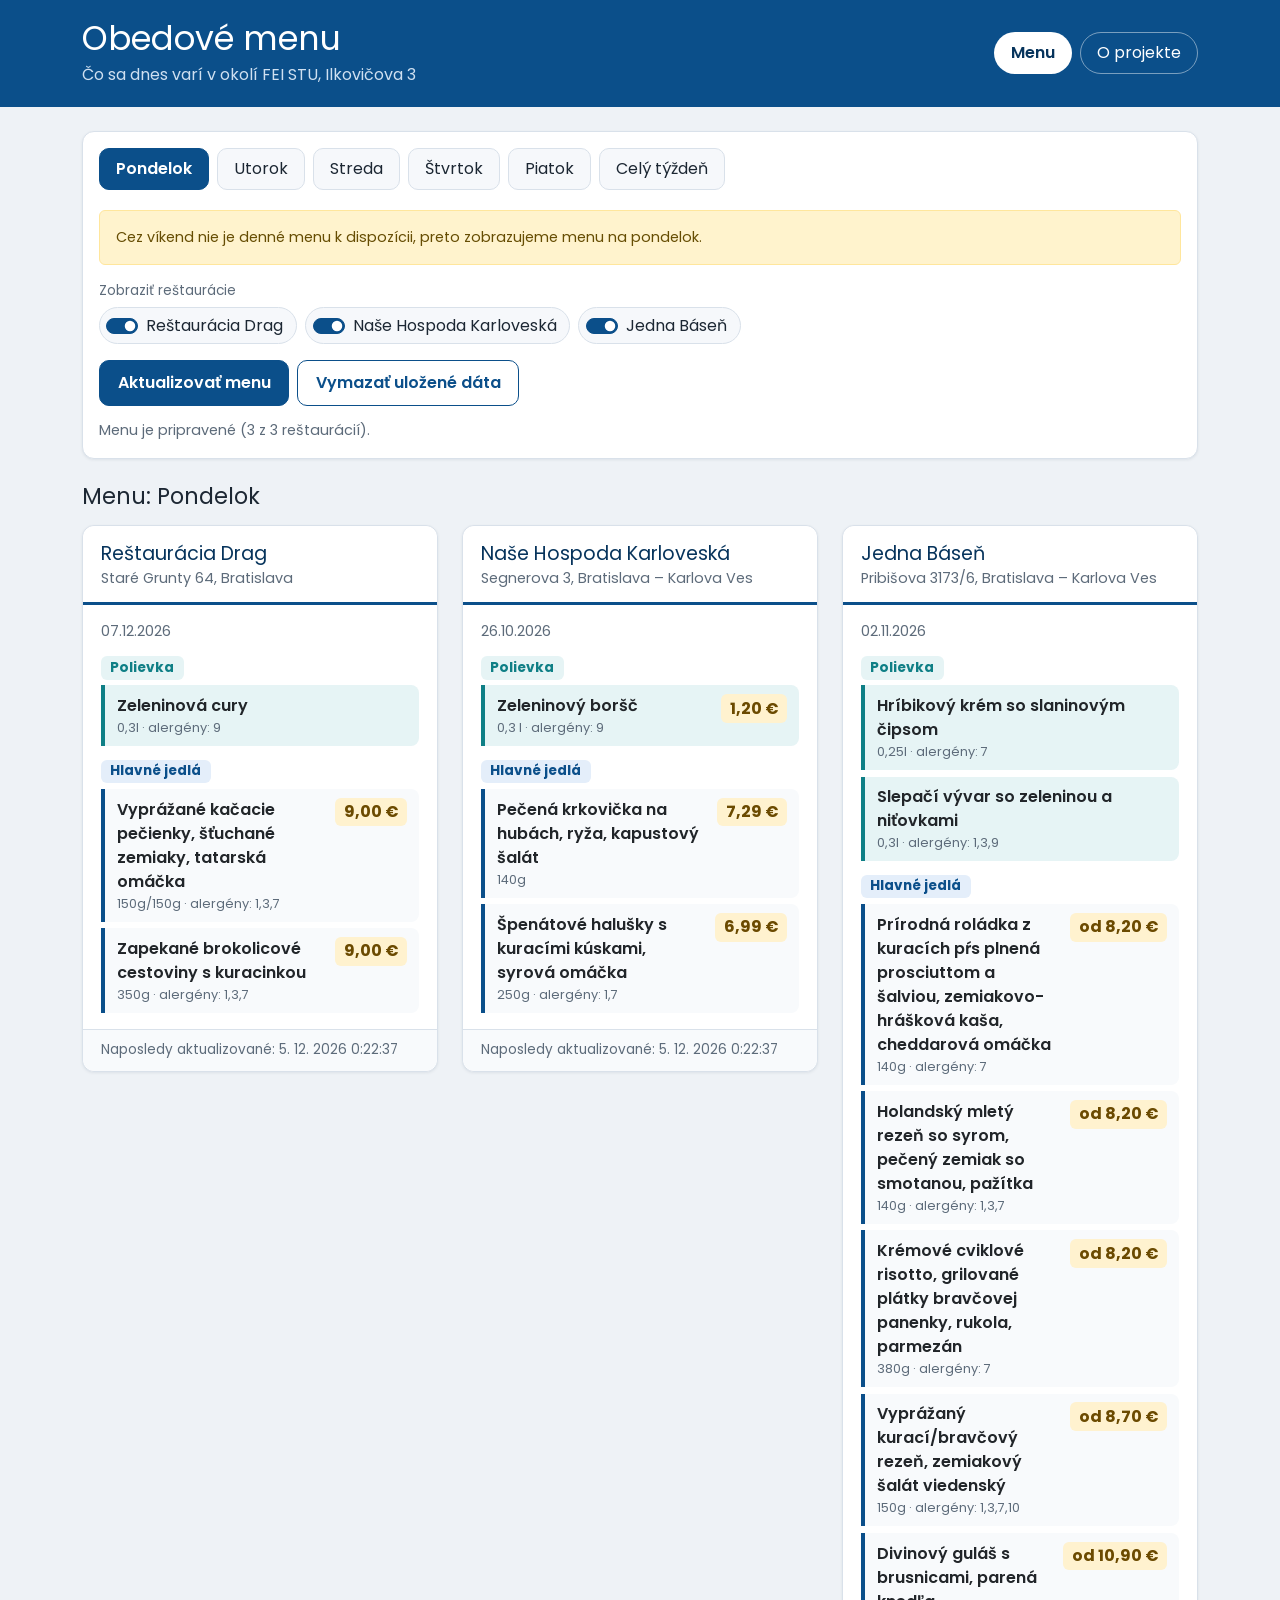
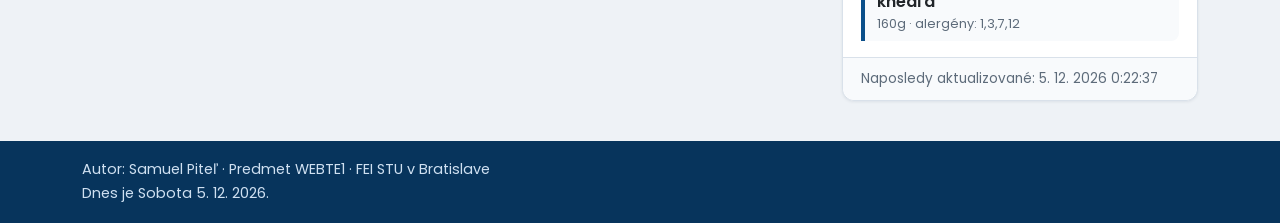
<file: index.html>
<!DOCTYPE html>
<html lang="sk">
<head>
  <meta charset="UTF-8">
  <meta name="viewport" content="width=device-width, initial-scale=1">
  <meta name="author" content="Samuel Piteľ">
  <meta name="description" content="Denné menu reštaurácií v okolí FEI STU v Bratislave, prehľadne podľa dní v týždni.">
  <title>Obedové menu</title>
  <link rel="icon" href="favicon.svg" type="image/svg+xml">
  <link rel="stylesheet" href="css/vendor/bootstrap.min.css">
  <link rel="stylesheet" href="css/fonts.css">
  <link rel="stylesheet" href="css/styles.css">
  <script src="js/vendor/jquery.min.js" defer></script>
  <script src="js/parsers.js" defer></script>
  <script src="js/script.js" defer></script>
</head>
<body>
  <header class="site-header">
    <div class="container header-inner">
      <div class="brand">
        <h1>Obedové menu</h1>
        <p>Čo sa dnes varí v okolí FEI STU, Ilkovičova 3</p>
      </div>
      <nav aria-label="Hlavná navigácia">
        <ul class="main-nav">
          <li><a href="index.html" aria-current="page">Menu</a></li>
          <li><a href="o-projekte.html">O projekte</a></li>
        </ul>
      </nav>
    </div>
  </header>

  <main class="container">
    <section class="toolbar" aria-labelledby="toolbar-title">
      <h2 id="toolbar-title" class="visually-hidden">Výber dňa a nastavenia</h2>

      <nav aria-label="Dni v týždni">
        <ul id="day-nav" class="nav nav-pills day-tabs"></ul>
      </nav>

      <p id="weekend-note" class="alert alert-warning mt-3 mb-0" role="note" hidden>
        Cez víkend nie je denné menu k dispozícii, preto zobrazujeme menu na pondelok.
      </p>

      <div class="toolbar-row">
        <fieldset class="filters">
          <legend>Zobraziť reštaurácie</legend>
          <div id="filters" class="filter-list"></div>
        </fieldset>

        <div class="actions">
          <button type="button" id="refresh" class="btn btn-primary">Aktualizovať menu</button>
          <button type="button" id="clear" class="btn btn-outline-primary">Vymazať uložené dáta</button>
        </div>
      </div>

      <p id="status" class="status" role="status" aria-live="polite"></p>
    </section>

    <section aria-labelledby="menu-title">
      <h2 id="menu-title" class="section-title">Menu: <span id="selected-day-label"></span></h2>
      <div id="cards" class="row g-4 align-items-start" aria-busy="true"></div>
    </section>
  </main>

  <footer class="site-footer">
    <div class="container">
      <p>Autor: Samuel Piteľ · Predmet WEBTE1 · FEI STU v Bratislave</p>
      <p>Dnes je <span id="today-label"></span>.</p>
    </div>
  </footer>

</body>
</html>
</file>
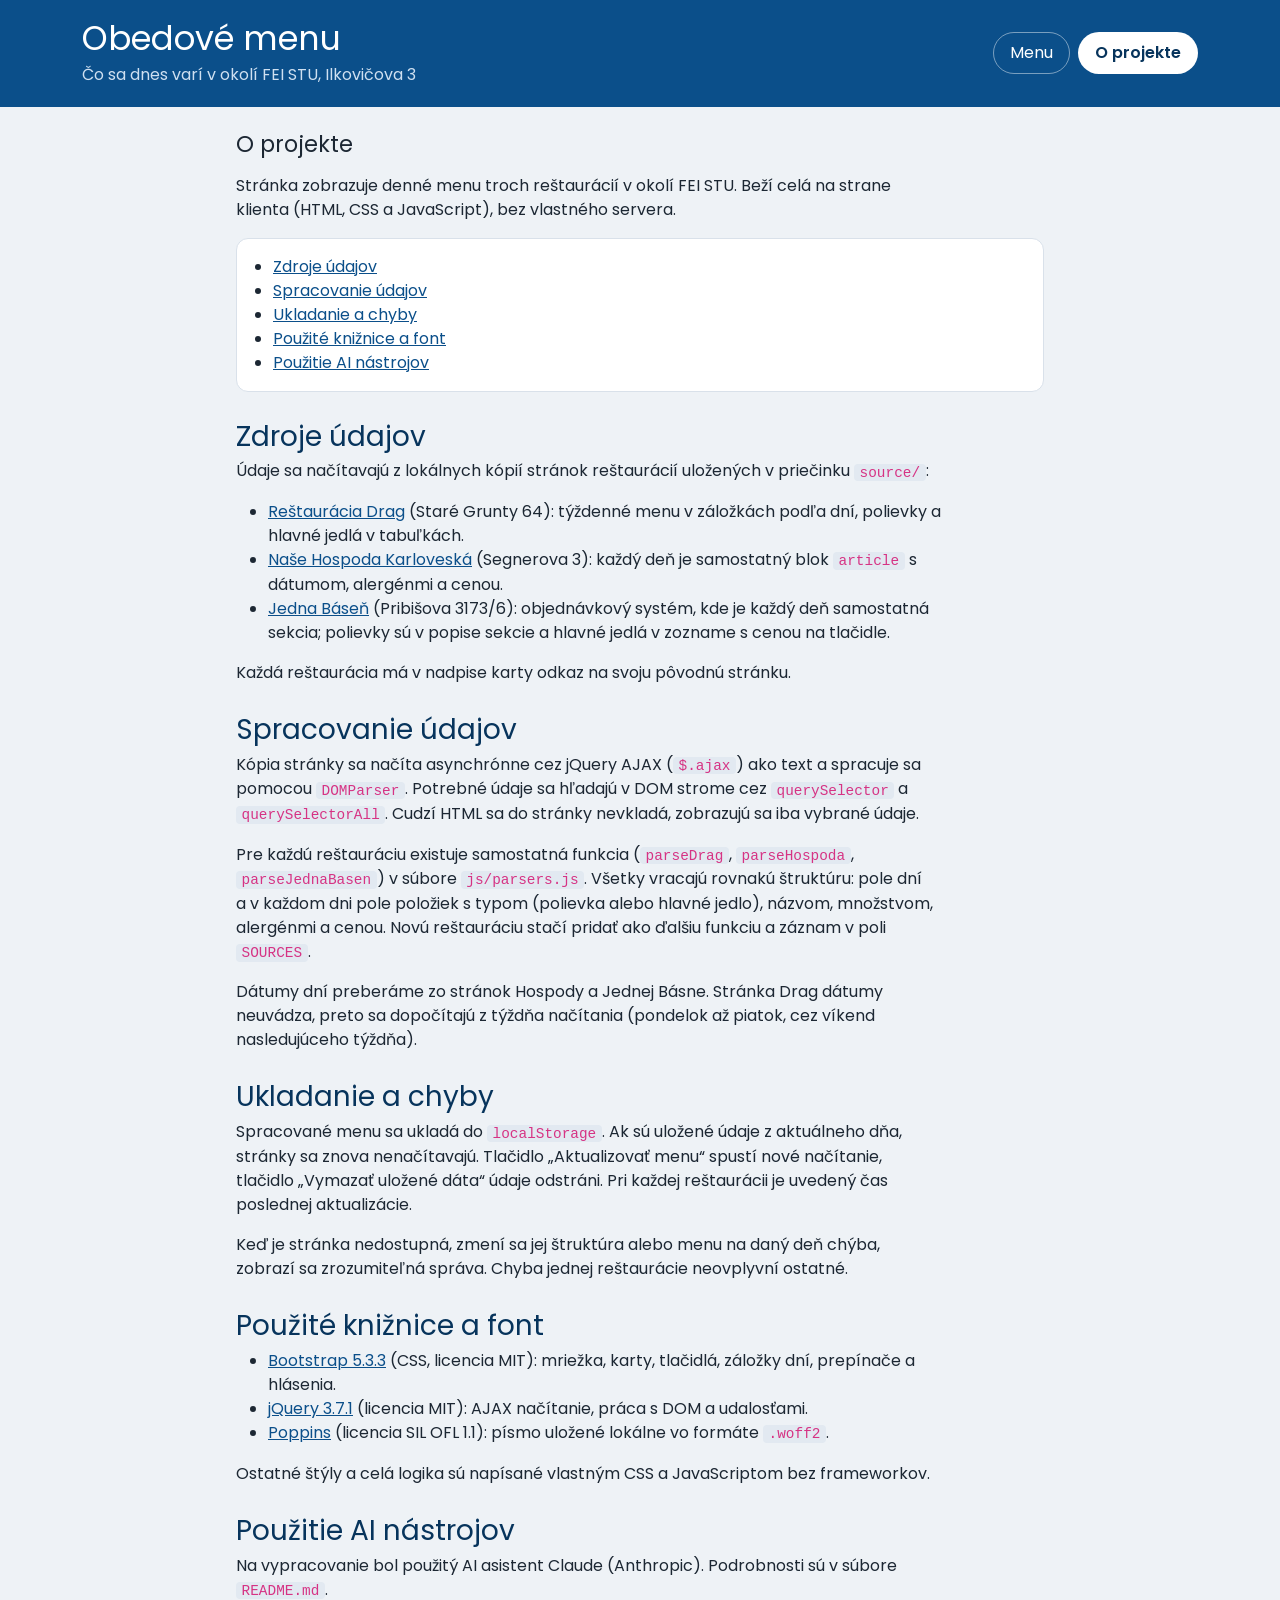
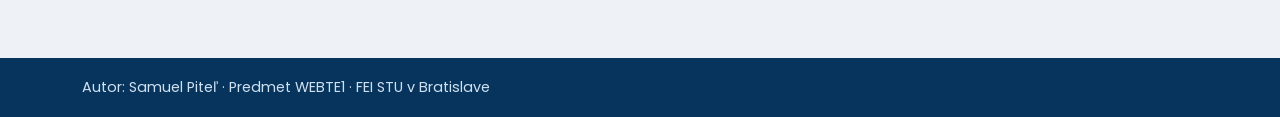
<file: o-projekte.html>
<!DOCTYPE html>
<html lang="sk">
<head>
  <meta charset="UTF-8">
  <meta name="viewport" content="width=device-width, initial-scale=1">
  <meta name="author" content="Samuel Piteľ">
  <meta name="description" content="Popis projektu Obedové menu: zdroje dát, spracovanie a použité technológie.">
  <title>O projekte | Obedové menu</title>
  <link rel="icon" href="favicon.svg" type="image/svg+xml">
  <link rel="stylesheet" href="css/vendor/bootstrap.min.css">
  <link rel="stylesheet" href="css/fonts.css">
  <link rel="stylesheet" href="css/styles.css">
</head>
<body>
  <header class="site-header">
    <div class="container header-inner">
      <div class="brand">
        <h1>Obedové menu</h1>
        <p>Čo sa dnes varí v okolí FEI STU, Ilkovičova 3</p>
      </div>
      <nav aria-label="Hlavná navigácia">
        <ul class="main-nav">
          <li><a href="index.html">Menu</a></li>
          <li><a href="o-projekte.html" aria-current="page">O projekte</a></li>
        </ul>
      </nav>
    </div>
  </header>

  <main class="container prose">
    <h2 class="section-title">O projekte</h2>

    <p>
      Stránka zobrazuje denné menu troch reštaurácií v okolí FEI STU. Beží celá na strane klienta
      (HTML, CSS a JavaScript), bez vlastného servera.
    </p>

    <nav aria-label="Obsah stránky O projekte">
      <ul class="toc">
        <li><a href="#zdroje">Zdroje údajov</a></li>
        <li><a href="#spracovanie">Spracovanie údajov</a></li>
        <li><a href="#ukladanie">Ukladanie a chyby</a></li>
        <li><a href="#kniznice">Použité knižnice a font</a></li>
        <li><a href="#ai">Použitie AI nástrojov</a></li>
      </ul>
    </nav>

    <section id="zdroje" aria-labelledby="zdroje-h">
      <h3 id="zdroje-h">Zdroje údajov</h3>
      <p>Údaje sa načítavajú z lokálnych kópií stránok reštaurácií uložených v priečinku <code>source/</code>:</p>
      <ul>
        <li>
          <a href="https://www.restauracia-drag.sk/restauracia-drag" target="_blank" rel="noopener">Reštaurácia Drag</a>
          (Staré Grunty 64): týždenné menu v záložkách podľa dní, polievky a hlavné jedlá v tabuľkách.
        </li>
        <li>
          <a href="https://nasehospoda-karloveska.sk/" target="_blank" rel="noopener">Naše Hospoda Karloveská</a>
          (Segnerova 3): každý deň je samostatný blok <code>article</code> s dátumom, alergénmi a cenou.
        </li>
        <li>
          <a href="https://www.jednabasen.sk/" target="_blank" rel="noopener">Jedna Báseň</a>
          (Pribišova 3173/6): objednávkový systém, kde je každý deň samostatná sekcia; polievky sú v popise
          sekcie a hlavné jedlá v zozname s cenou na tlačidle.
        </li>
      </ul>
      <p>Každá reštaurácia má v nadpise karty odkaz na svoju pôvodnú stránku.</p>
    </section>

    <section id="spracovanie" aria-labelledby="spracovanie-h">
      <h3 id="spracovanie-h">Spracovanie údajov</h3>
      <p>
        Kópia stránky sa načíta asynchrónne cez jQuery AJAX (<code>$.ajax</code>) ako text a spracuje sa pomocou
        <code>DOMParser</code>. Potrebné údaje sa hľadajú v DOM strome cez <code>querySelector</code> a
        <code>querySelectorAll</code>. Cudzí HTML sa do stránky nevkladá, zobrazujú sa iba vybrané údaje.
      </p>
      <p>
        Pre každú reštauráciu existuje samostatná funkcia (<code>parseDrag</code>, <code>parseHospoda</code>,
        <code>parseJednaBasen</code>) v súbore <code>js/parsers.js</code>. Všetky vracajú rovnakú štruktúru:
        pole dní a v každom dni pole položiek s typom (polievka alebo hlavné jedlo), názvom, množstvom,
        alergénmi a cenou. Novú reštauráciu stačí pridať ako ďalšiu funkciu a záznam v poli <code>SOURCES</code>.
      </p>
      <p>
        Dátumy dní preberáme zo stránok Hospody a Jednej Básne. Stránka Drag dátumy neuvádza, preto sa dopočítajú
        z týždňa načítania (pondelok až piatok, cez víkend nasledujúceho týždňa).
      </p>
    </section>

    <section id="ukladanie" aria-labelledby="ukladanie-h">
      <h3 id="ukladanie-h">Ukladanie a chyby</h3>
      <p>
        Spracované menu sa ukladá do <code>localStorage</code>. Ak sú uložené údaje z aktuálneho dňa, stránky sa
        znova nenačítavajú. Tlačidlo „Aktualizovať menu“ spustí nové načítanie, tlačidlo „Vymazať uložené dáta“
        údaje odstráni. Pri každej reštaurácii je uvedený čas poslednej aktualizácie.
      </p>
      <p>
        Keď je stránka nedostupná, zmení sa jej štruktúra alebo menu na daný deň chýba, zobrazí sa zrozumiteľná
        správa. Chyba jednej reštaurácie neovplyvní ostatné.
      </p>
    </section>

    <section id="kniznice" aria-labelledby="kniznice-h">
      <h3 id="kniznice-h">Použité knižnice a font</h3>
      <ul>
        <li><a href="https://getbootstrap.com/" target="_blank" rel="noopener">Bootstrap 5.3.3</a> (CSS, licencia MIT): mriežka, karty, tlačidlá, záložky dní, prepínače a hlásenia.</li>
        <li><a href="https://jquery.com/" target="_blank" rel="noopener">jQuery 3.7.1</a> (licencia MIT): AJAX načítanie, práca s DOM a udalosťami.</li>
        <li><a href="https://fonts.google.com/specimen/Poppins" target="_blank" rel="noopener">Poppins</a> (licencia SIL OFL 1.1): písmo uložené lokálne vo formáte <code>.woff2</code>.</li>
      </ul>
      <p>Ostatné štýly a celá logika sú napísané vlastným CSS a JavaScriptom bez frameworkov.</p>
    </section>

    <section id="ai" aria-labelledby="ai-h">
      <h3 id="ai-h">Použitie AI nástrojov</h3>
      <p>
        Na vypracovanie bol použitý AI asistent Claude (Anthropic). Podrobnosti sú v súbore
        <code>README.md</code>.
      </p>
    </section>
  </main>

  <footer class="site-footer">
    <div class="container">
      <p>Autor: Samuel Piteľ · Predmet WEBTE1 · FEI STU v Bratislave</p>
    </div>
  </footer>
</body>
</html>
</file>
<file: css/fonts.css>
/* Poppins (SIL Open Font License 1.1), lokálne súbory .woff2 – pozri fonts/LICENSE-Poppins-OFL.txt */
@font-face {
  font-family: "Poppins";
  font-style: normal;
  font-weight: 400;
  font-display: swap;
  src: url("../fonts/poppins-latin-ext-400-normal.woff2") format("woff2");
  unicode-range: U+0100-02BA, U+02BD-02C5, U+02C7-02CC, U+02CE-02D7, U+02DD-02FF, U+0304, U+0308, U+0329, U+1D00-1DBF, U+1E00-1E9F, U+1EF2-1EFF, U+2020, U+20A0-20AB, U+20AD-20C0, U+2113, U+2C60-2C7F, U+A720-A7FF;
}
@font-face {
  font-family: "Poppins";
  font-style: normal;
  font-weight: 400;
  font-display: swap;
  src: url("../fonts/poppins-latin-400-normal.woff2") format("woff2");
  unicode-range: U+0000-00FF, U+0131, U+0152-0153, U+02BB-02BC, U+02C6, U+02DA, U+02DC, U+2000-206F, U+2074, U+20AC, U+2122, U+2191, U+2193, U+2212, U+2215, U+FEFF, U+FFFD;
}
@font-face {
  font-family: "Poppins";
  font-style: normal;
  font-weight: 600;
  font-display: swap;
  src: url("../fonts/poppins-latin-ext-600-normal.woff2") format("woff2");
  unicode-range: U+0100-02BA, U+02BD-02C5, U+02C7-02CC, U+02CE-02D7, U+02DD-02FF, U+0304, U+0308, U+0329, U+1D00-1DBF, U+1E00-1E9F, U+1EF2-1EFF, U+2020, U+20A0-20AB, U+20AD-20C0, U+2113, U+2C60-2C7F, U+A720-A7FF;
}
@font-face {
  font-family: "Poppins";
  font-style: normal;
  font-weight: 600;
  font-display: swap;
  src: url("../fonts/poppins-latin-600-normal.woff2") format("woff2");
  unicode-range: U+0000-00FF, U+0131, U+0152-0153, U+02BB-02BC, U+02C6, U+02DA, U+02DC, U+2000-206F, U+2074, U+20AC, U+2122, U+2191, U+2193, U+2212, U+2215, U+FEFF, U+FFFD;
}
@font-face {
  font-family: "Poppins";
  font-style: normal;
  font-weight: 700;
  font-display: swap;
  src: url("../fonts/poppins-latin-ext-700-normal.woff2") format("woff2");
  unicode-range: U+0100-02BA, U+02BD-02C5, U+02C7-02CC, U+02CE-02D7, U+02DD-02FF, U+0304, U+0308, U+0329, U+1D00-1DBF, U+1E00-1E9F, U+1EF2-1EFF, U+2020, U+20A0-20AB, U+20AD-20C0, U+2113, U+2C60-2C7F, U+A720-A7FF;
}
@font-face {
  font-family: "Poppins";
  font-style: normal;
  font-weight: 700;
  font-display: swap;
  src: url("../fonts/poppins-latin-700-normal.woff2") format("woff2");
  unicode-range: U+0000-00FF, U+0131, U+0152-0153, U+02BB-02BC, U+02C6, U+02DA, U+02DC, U+2000-206F, U+2074, U+20AC, U+2122, U+2191, U+2193, U+2212, U+2215, U+FEFF, U+FFFD;
}
</file>
<file: css/styles.css>
:root {
  --blue: #0b4f8a;
  --blue-dark: #07345c;
  --ink: #1c2733;
  --muted: #5d6b7a;
  --paper: #eef2f6;
  --card: #ffffff;
  --line: #d9e1ea;
  --soup: #0f7f86;
  --soup-bg: #e6f4f5;
  --main: #0b4f8a;
  --price-bg: #fff2cf;
  --price-ink: #6b4a00;
  --danger: #a32626;
  --danger-bg: #fdecec;
  --radius: 12px;

  /* Bootstrap: farby podľa témy stránky */
  --bs-primary: #0b4f8a;
  --bs-primary-rgb: 11, 79, 138;
  --bs-link-color: #0b4f8a;
  --bs-link-color-rgb: 11, 79, 138;
  --bs-body-font-family: "Poppins", "Helvetica Neue", Arial, sans-serif;
}

* {
  box-sizing: border-box;
}

html {
  -webkit-text-size-adjust: 100%;
}

body {
  margin: 0;
  min-height: 100vh;
  display: flex;
  flex-direction: column;
  font-family: "Poppins", "Helvetica Neue", Arial, sans-serif;
  line-height: 1.5;
  color: var(--ink);
  background: var(--paper);
}

main {
  flex: 1;
  padding-block: 1.5rem 2.5rem;
}

:focus-visible {
  outline: 3px solid #f5b83d;
  outline-offset: 2px;
}

.site-header {
  background: var(--blue);
  color: #fff;
}

.header-inner {
  display: flex;
  flex-wrap: wrap;
  align-items: center;
  justify-content: space-between;
  gap: 1rem 2rem;
  padding-block: 1.25rem;
}

.brand h1 {
  margin: 0;
  font-size: clamp(1.4rem, 1rem + 2vw, 2.1rem);
  line-height: 1.15;
}

.brand p {
  margin: .25rem 0 0;
  color: #cfe0f1;
}

.main-nav {
  list-style: none;
  margin: 0;
  padding: 0;
  display: flex;
  gap: .5rem;
}

.main-nav a {
  display: block;
  padding: .5rem 1rem;
  border-radius: 999px;
  color: #fff;
  text-decoration: none;
  border: 1px solid rgba(255, 255, 255, .45);
}

.main-nav a:hover {
  background: rgba(255, 255, 255, .15);
}

.main-nav a[aria-current="page"] {
  background: #fff;
  color: var(--blue-dark);
  font-weight: 600;
}

.toolbar {
  background: var(--card);
  border: 1px solid var(--line);
  border-radius: var(--radius);
  padding: 1rem;
  margin-bottom: 1.5rem;
  box-shadow: 0 1px 3px rgba(12, 40, 70, .08);
}

.day-tabs {
  flex-wrap: nowrap;
  overflow-x: auto;
  gap: .5rem;
  padding-bottom: .25rem;
}

.day-tabs .nav-link {
  white-space: nowrap;
  border: 1px solid var(--line);
  background: #f6f8fb;
  color: var(--ink);
  border-radius: 10px;
}

.day-tabs .nav-link:hover {
  border-color: var(--blue);
}

.day-tabs .nav-link.active {
  background: var(--blue);
  border-color: var(--blue);
  color: #fff;
  font-weight: 600;
}

.day-tabs .today-mark {
  font-size: .75rem;
  opacity: .8;
  margin-left: .35rem;
}

.toolbar-row {
  display: flex;
  flex-wrap: wrap;
  gap: 1rem 2rem;
  align-items: flex-end;
  justify-content: space-between;
  margin-top: 1rem;
}

.filters {
  border: 0;
  margin: 0;
  padding: 0;
  min-width: 0;
}

.filters legend {
  font-size: .85rem;
  color: var(--muted);
  padding: 0;
  margin-bottom: .35rem;
}

.filter-list {
  display: flex;
  flex-wrap: wrap;
  gap: .5rem;
}

.filter-list .form-check {
  margin: 0;
  padding: .35rem .8rem .35rem 2.9rem;
  border: 1px solid var(--line);
  border-radius: 999px;
  background: #f6f8fb;
}

.filter-list .form-check-input {
  cursor: pointer;
}

.filter-list .form-check-label {
  cursor: pointer;
}

.filter-list .form-check-input:checked {
  background-color: var(--blue);
  border-color: var(--blue);
}

.actions {
  display: flex;
  flex-wrap: wrap;
  gap: .5rem;
}

.btn {
  font-weight: 600;
  border-radius: 10px;
  padding: .6rem 1.1rem;
}

.btn-sm {
  padding: .35rem .8rem;
}

.btn-primary {
  --bs-btn-bg: var(--blue);
  --bs-btn-border-color: var(--blue);
  --bs-btn-hover-bg: var(--blue-dark);
  --bs-btn-hover-border-color: var(--blue-dark);
  --bs-btn-active-bg: var(--blue-dark);
  --bs-btn-active-border-color: var(--blue-dark);
  --bs-btn-disabled-bg: var(--blue);
  --bs-btn-disabled-border-color: var(--blue);
}

.btn-outline-primary {
  --bs-btn-color: var(--blue);
  --bs-btn-border-color: var(--blue);
  --bs-btn-hover-bg: var(--blue);
  --bs-btn-hover-border-color: var(--blue);
  --bs-btn-active-bg: var(--blue-dark);
  --bs-btn-active-border-color: var(--blue-dark);
  --bs-btn-disabled-color: var(--blue);
  --bs-btn-disabled-border-color: var(--blue);
  background: #fff;
}

.status {
  margin: .9rem 0 0;
  color: var(--muted);
  font-size: .9rem;
  min-height: 1.3em;
}

.section-title {
  margin: 0 0 1rem;
  font-size: 1.4rem;
}

.card {
  --bs-card-border-color: var(--line);
  --bs-card-border-radius: var(--radius);
  --bs-card-inner-border-radius: var(--radius);
  overflow: hidden;
  box-shadow: 0 1px 3px rgba(12, 40, 70, .08);
}

.card-header {
  background: var(--card);
  border-radius: 0;
  padding: 1rem 1.1rem .8rem;
  border-bottom: 3px solid var(--blue);
}

.card-title {
  margin: 0;
  font-size: 1.2rem;
  display: flex;
  align-items: center;
  gap: .6rem;
  flex-wrap: wrap;
}

.card-title a {
  color: var(--blue-dark);
  text-decoration: none;
}

.card-title a:hover {
  text-decoration: underline;
}

.card-address {
  margin: .15rem 0 0;
  font-style: normal;
  color: var(--muted);
  font-size: .9rem;
}

.card-body {
  padding: 1rem 1.1rem;
}

.card-footer {
  padding: .65rem 1.1rem;
  border-top: 1px solid var(--line);
  background: #f8fafc;
  color: var(--muted);
  font-size: .85rem;
}

.day-block + .day-block {
  margin-top: 1.25rem;
  padding-top: 1rem;
  border-top: 1px dashed var(--line);
}

.day-heading {
  margin: 0 0 .5rem;
  font-size: 1rem;
  display: flex;
  gap: .6rem;
  align-items: baseline;
  flex-wrap: wrap;
}

.day-heading time,
.day-date {
  color: var(--muted);
  font-weight: 400;
  font-size: .9rem;
}

.day-date {
  margin: 0 0 .5rem;
}

.badge {
  font-size: .7rem;
  font-weight: 600;
}

.group {
  margin-top: .75rem;
}

.group-label {
  margin: 0 0 .35rem;
  font-size: .85rem;
  font-weight: 700;
  display: inline-block;
  padding: .1rem .6rem;
  border-radius: 6px;
}

.group-soup .group-label {
  background: var(--soup-bg);
  color: var(--soup);
}

.group-main .group-label {
  background: #e4eefa;
  color: var(--main);
}

.items {
  list-style: none;
  margin: 0;
  padding: 0;
}

.item {
  display: flex;
  justify-content: space-between;
  align-items: flex-start;
  gap: 1rem;
  padding: .55rem .75rem;
  border-left: 4px solid var(--main);
  border-radius: 0 8px 8px 0;
  background: #f8fafc;
}

.item + .item {
  margin-top: .4rem;
}

.group-soup .item {
  border-left-color: var(--soup);
  background: var(--soup-bg);
}

.item-title {
  font-weight: 600;
  overflow-wrap: anywhere;
}

.item-meta {
  display: block;
  font-size: .8rem;
  color: var(--muted);
  font-weight: 400;
}

.price {
  flex-shrink: 0;
  padding: .15rem .55rem;
  border-radius: 6px;
  background: var(--price-bg);
  color: var(--price-ink);
  font-weight: 700;
  font-variant-numeric: tabular-nums;
}

.empty {
  margin: 0;
  color: var(--muted);
}

.alert {
  margin: 0 0 .9rem;
  font-size: .9rem;
}

.alert p {
  margin: 0 0 .6rem;
}

.alert p:last-child {
  margin-bottom: 0;
}

.message-info {
  color: var(--muted);
}

.site-footer {
  background: var(--blue-dark);
  color: #cfe0f1;
  padding-block: 1rem;
  font-size: .9rem;
}

.site-footer p {
  margin: .15rem 0;
}

.prose {
  max-width: 52rem;
}

.prose h3 {
  margin: 1.75rem 0 .4rem;
  color: var(--blue-dark);
}

.prose p,
.prose li {
  max-width: 70ch;
}

.prose code {
  background: #e2e9f1;
  padding: .05rem .35rem;
  border-radius: 4px;
  font-size: .9em;
}

.prose a {
  color: var(--blue);
}

.toc {
  background: var(--card);
  border: 1px solid var(--line);
  border-radius: var(--radius);
  padding: 1rem 1rem 1rem 2.25rem;
}

@media (max-width: 36rem) {
  .actions {
    width: 100%;
  }

  .actions .btn {
    flex: 1 1 auto;
  }

  .item {
    flex-direction: column;
    gap: .35rem;
  }
}
</file>
